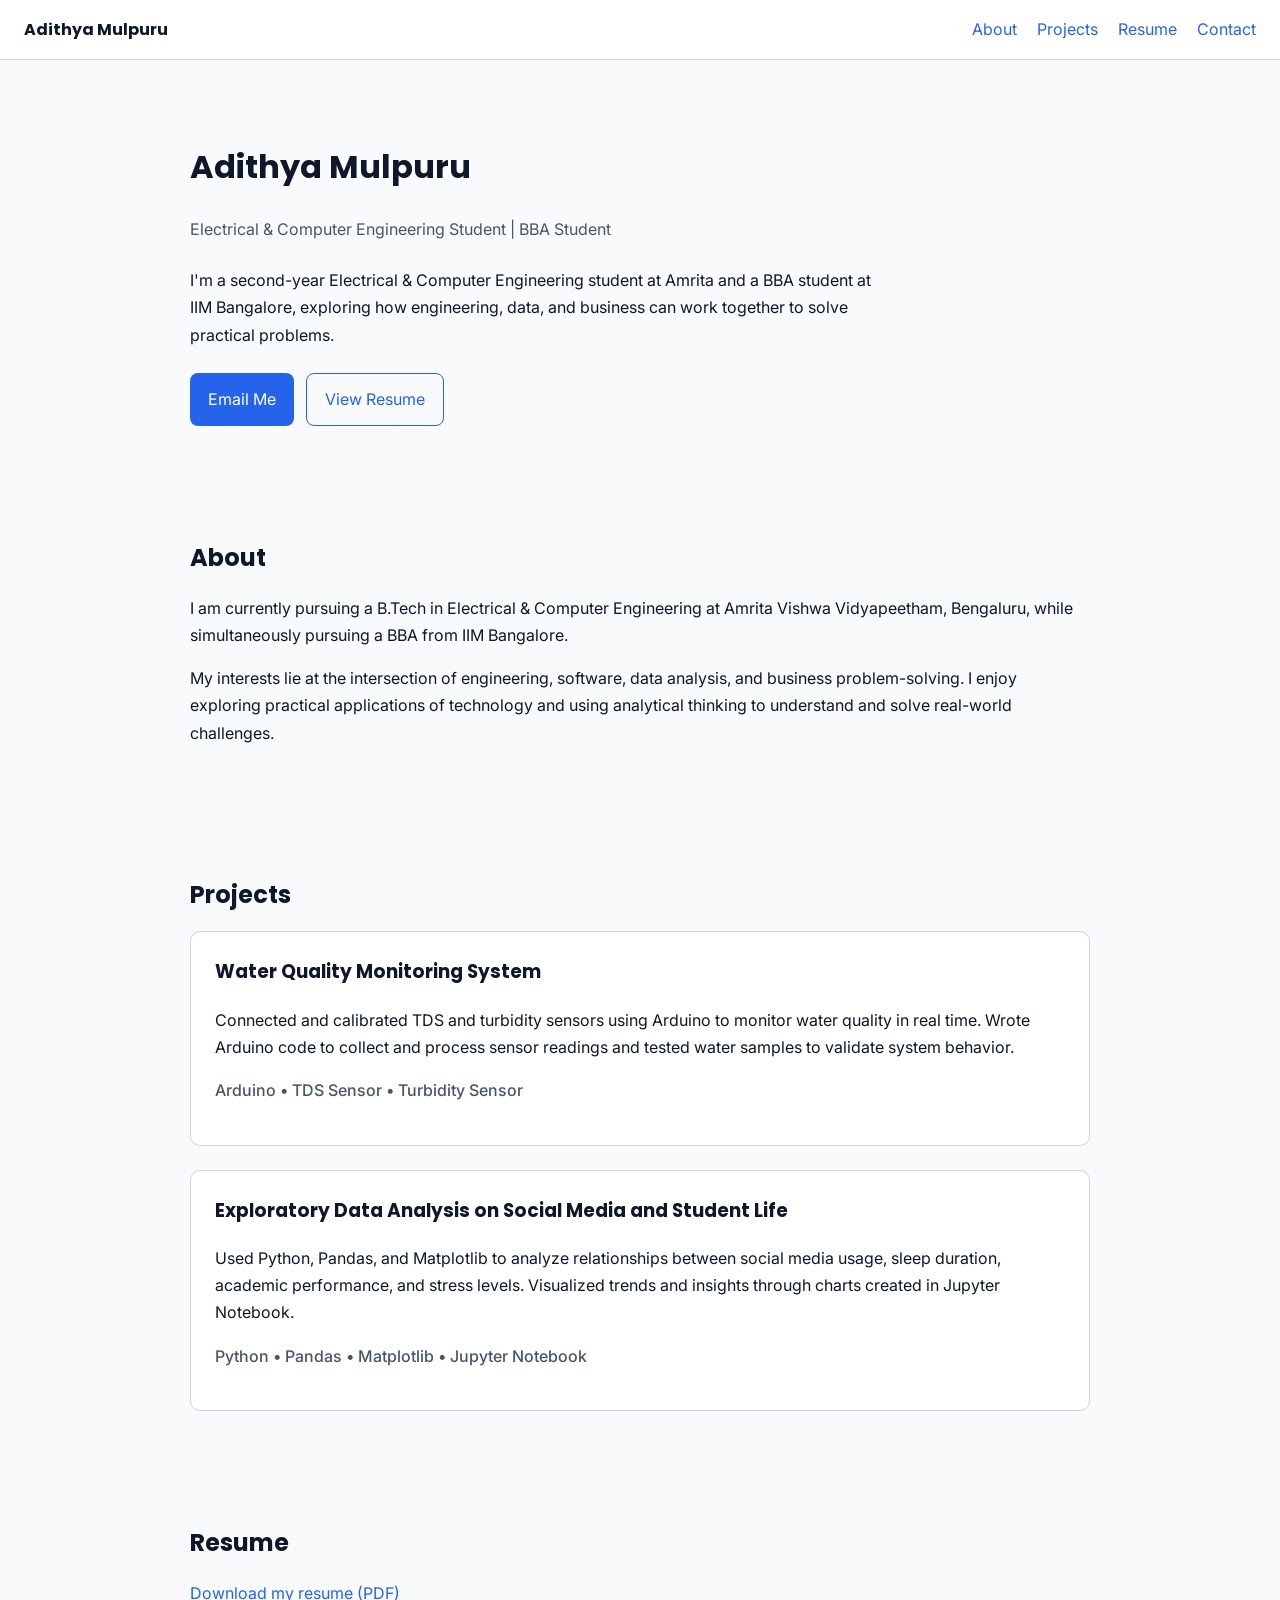
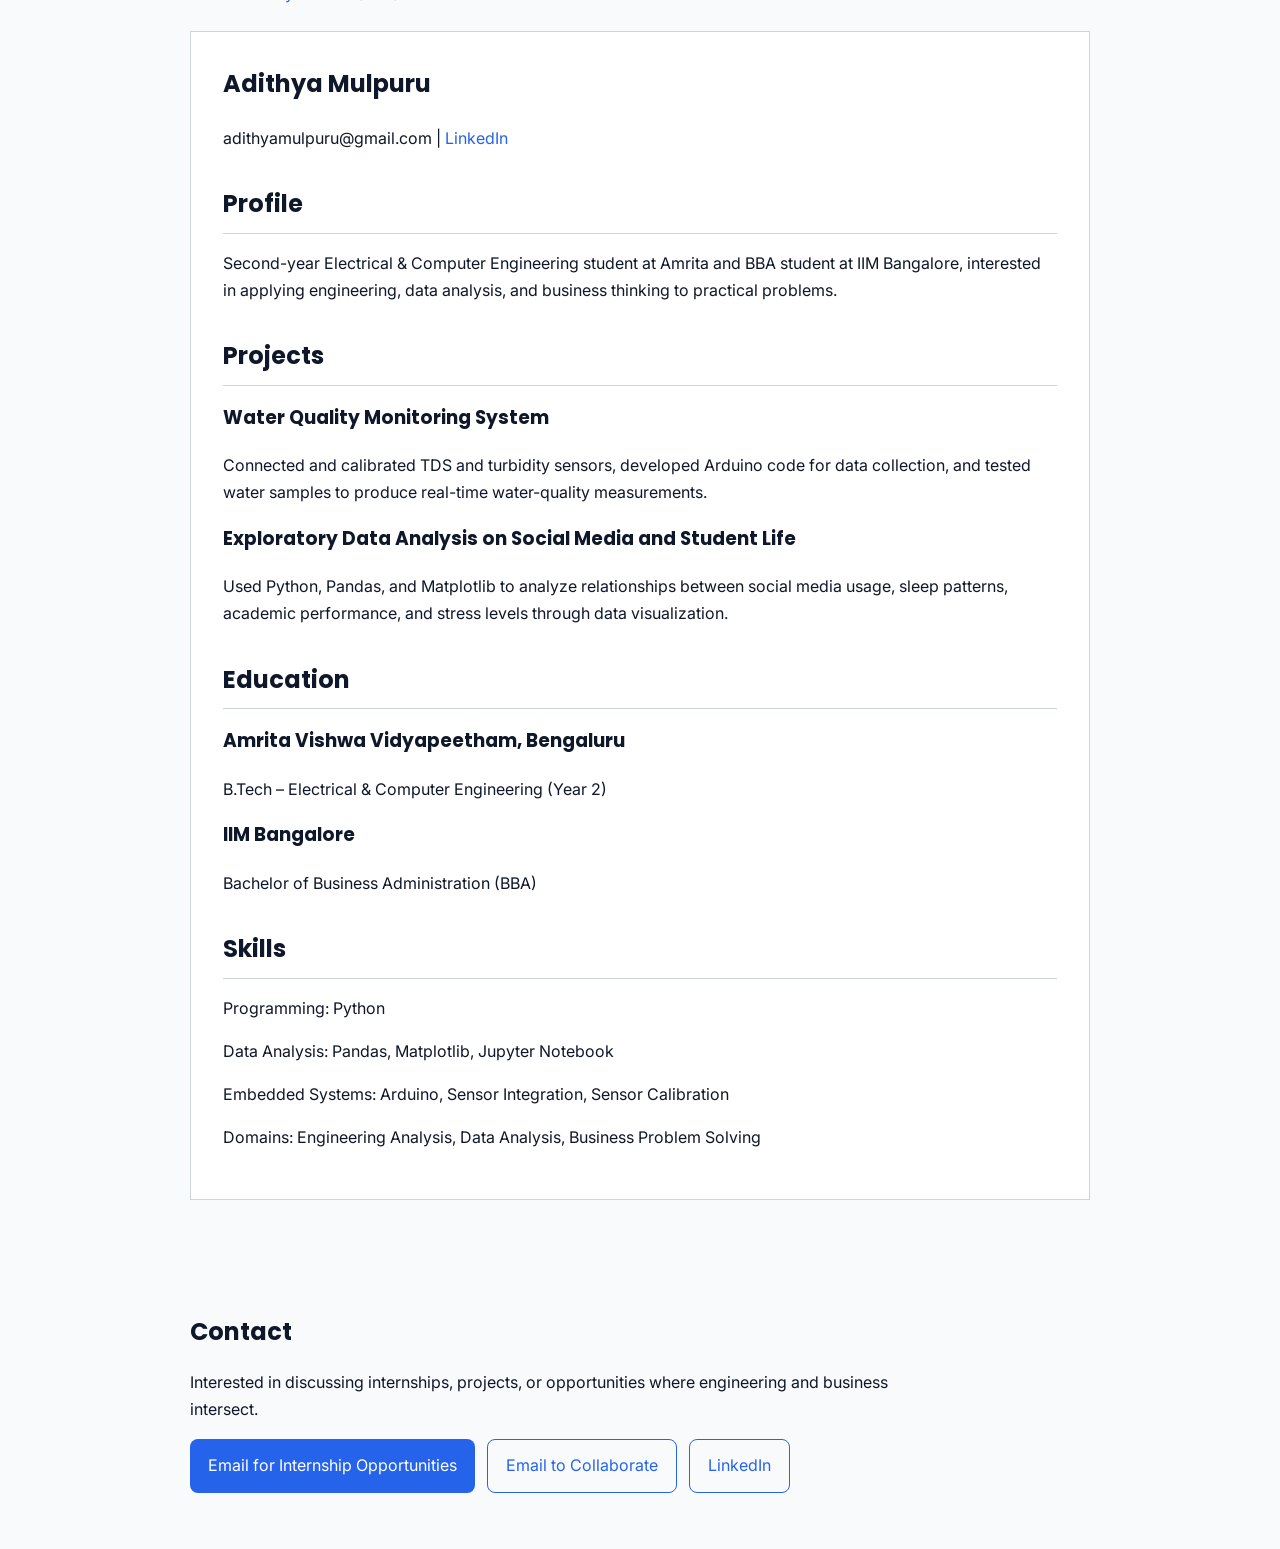
<file: index.html>
<!DOCTYPE html>
<html lang="en">
<head>
    <meta charset="UTF-8">
    <meta name="viewport" content="width=device-width, initial-scale=1.0">
    <title>Adithya Mulpuru | Portfolio</title>
    <link rel="preconnect" href="https://fonts.googleapis.com">
    <link rel="preconnect" href="https://fonts.gstatic.com" crossorigin>
    <link href="https://fonts.googleapis.com/css2?family=Inter:wght@400;500;600&family=Poppins:wght@600;700&display=swap" rel="stylesheet">
    <link rel="stylesheet" href="style.css">
</head>
<body>

    <nav class="navbar">
        <div class="nav-brand">Adithya Mulpuru</div>
        <div class="nav-links">
            <a href="#about" class="nav-link">About</a>
            <a href="#projects" class="nav-link">Projects</a>
            <a href="#resume" class="nav-link">Resume</a>
            <a href="#contact" class="nav-link">Contact</a>
        </div>
    </nav>

    <header id="hero">
        <div class="container">
            <h1>Adithya Mulpuru</h1>
            <p class="subtitle">
                Electrical & Computer Engineering Student | BBA Student
            </p>

            <p class="intro">
                I'm a second-year Electrical & Computer Engineering student at
                Amrita and a BBA student at IIM Bangalore, exploring how
                engineering, data, and business can work together to solve
                practical problems.
            </p>

            <div class="button-group">
                <a class="button" href="mailto:adithyamulpuru@gmail.com?subject=Internship%20Opportunity">
                    Email Me
                </a>

                <a class="button secondary-button" href="#resume">
                    View Resume
                </a>
            </div>
        </div>
    </header>

    <main>

        <section id="about">
            <div class="container">
                <h2>About</h2>

                <p>
                    I am currently pursuing a B.Tech in Electrical &
                    Computer Engineering at Amrita Vishwa Vidyapeetham,
                    Bengaluru, while simultaneously pursuing a BBA from
                    IIM Bangalore.
                </p>

                <p>
                    My interests lie at the intersection of engineering,
                    software, data analysis, and business problem-solving.
                    I enjoy exploring practical applications of technology
                    and using analytical thinking to understand and solve
                    real-world challenges.
                </p>
            </div>
        </section>

        <section id="projects">
            <div class="container">
                <h2>Projects</h2>

                <div class="project-grid">

                    <article class="card">
                        <h3>Water Quality Monitoring System</h3>

                        <p>
                            Connected and calibrated TDS and turbidity sensors
                            using Arduino to monitor water quality in real
                            time. Wrote Arduino code to collect and process
                            sensor readings and tested water samples to
                            validate system behavior.
                        </p>

                        <p class="tech">
                            Arduino • TDS Sensor • Turbidity Sensor
                        </p>
                    </article>

                    <article class="card">
                        <h3>
                            Exploratory Data Analysis on Social Media and
                            Student Life
                        </h3>

                        <p>
                            Used Python, Pandas, and Matplotlib to analyze
                            relationships between social media usage, sleep
                            duration, academic performance, and stress levels.
                            Visualized trends and insights through charts
                            created in Jupyter Notebook.
                        </p>

                        <p class="tech">
                            Python • Pandas • Matplotlib • Jupyter Notebook
                        </p>
                    </article>

                </div>
            </div>
        </section>

        <section id="resume-section">
            <div class="container">

                <h2>Resume</h2>

                <a href="resume.pdf" download class="resume-link">
                    Download my resume (PDF)
                </a>

                <div id="resume">

                    <h1>Adithya Mulpuru</h1>

                    <p>
                        adithyamulpuru@gmail.com |
                        <a href="https://www.linkedin.com/in/adithya-mulpuru-a46491300/">
                            LinkedIn
                        </a>
                    </p>

                    <h2>Profile</h2>
                    <p>
                        Second-year Electrical & Computer Engineering student
                        at Amrita and BBA student at IIM Bangalore, interested
                        in applying engineering, data analysis, and business
                        thinking to practical problems.
                    </p>

                    <h2>Projects</h2>

                    <h3>Water Quality Monitoring System</h3>
                    <p>
                        Connected and calibrated TDS and turbidity sensors,
                        developed Arduino code for data collection, and tested
                        water samples to produce real-time water-quality
                        measurements.
                    </p>

                    <h3>
                        Exploratory Data Analysis on Social Media and Student
                        Life
                    </h3>
                    <p>
                        Used Python, Pandas, and Matplotlib to analyze
                        relationships between social media usage, sleep
                        patterns, academic performance, and stress levels
                        through data visualization.
                    </p>

                    <h2>Education</h2>

                    <h3>Amrita Vishwa Vidyapeetham, Bengaluru</h3>
                    <p>
                        B.Tech – Electrical & Computer Engineering (Year 2)
                    </p>

                    <h3>IIM Bangalore</h3>
                    <p>
                        Bachelor of Business Administration (BBA)
                    </p>

                    <h2>Skills</h2>

                    <p>
                        Programming: Python
                    </p>

                    <p>
                        Data Analysis: Pandas, Matplotlib, Jupyter Notebook
                    </p>

                    <p>
                        Embedded Systems: Arduino, Sensor Integration,
                        Sensor Calibration
                    </p>

                    <p>
                        Domains: Engineering Analysis, Data Analysis,
                        Business Problem Solving
                    </p>

                </div>
            </div>
        </section>

        <section id="contact">
            <div class="container">
                <h2>Contact</h2>

                <p>
                    Interested in discussing internships, projects, or
                    opportunities where engineering and business intersect.
                </p>

                <div class="button-group">

                    <a class="button"
                       href="mailto:adithyamulpuru@gmail.com?subject=Internship%20Opportunity">
                        Email for Internship Opportunities
                    </a>

                    <a class="button secondary-button"
                       href="mailto:adithyamulpuru@gmail.com?subject=Let's%20Collaborate">
                        Email to Collaborate
                    </a>

                    <a class="button secondary-button"
                       href="https://www.linkedin.com/in/adithya-mulpuru-a46491300/"
                       target="_blank">
                        LinkedIn
                    </a>

                </div>
            </div>
        </section>

    </main>

</body>
</html>
</file>
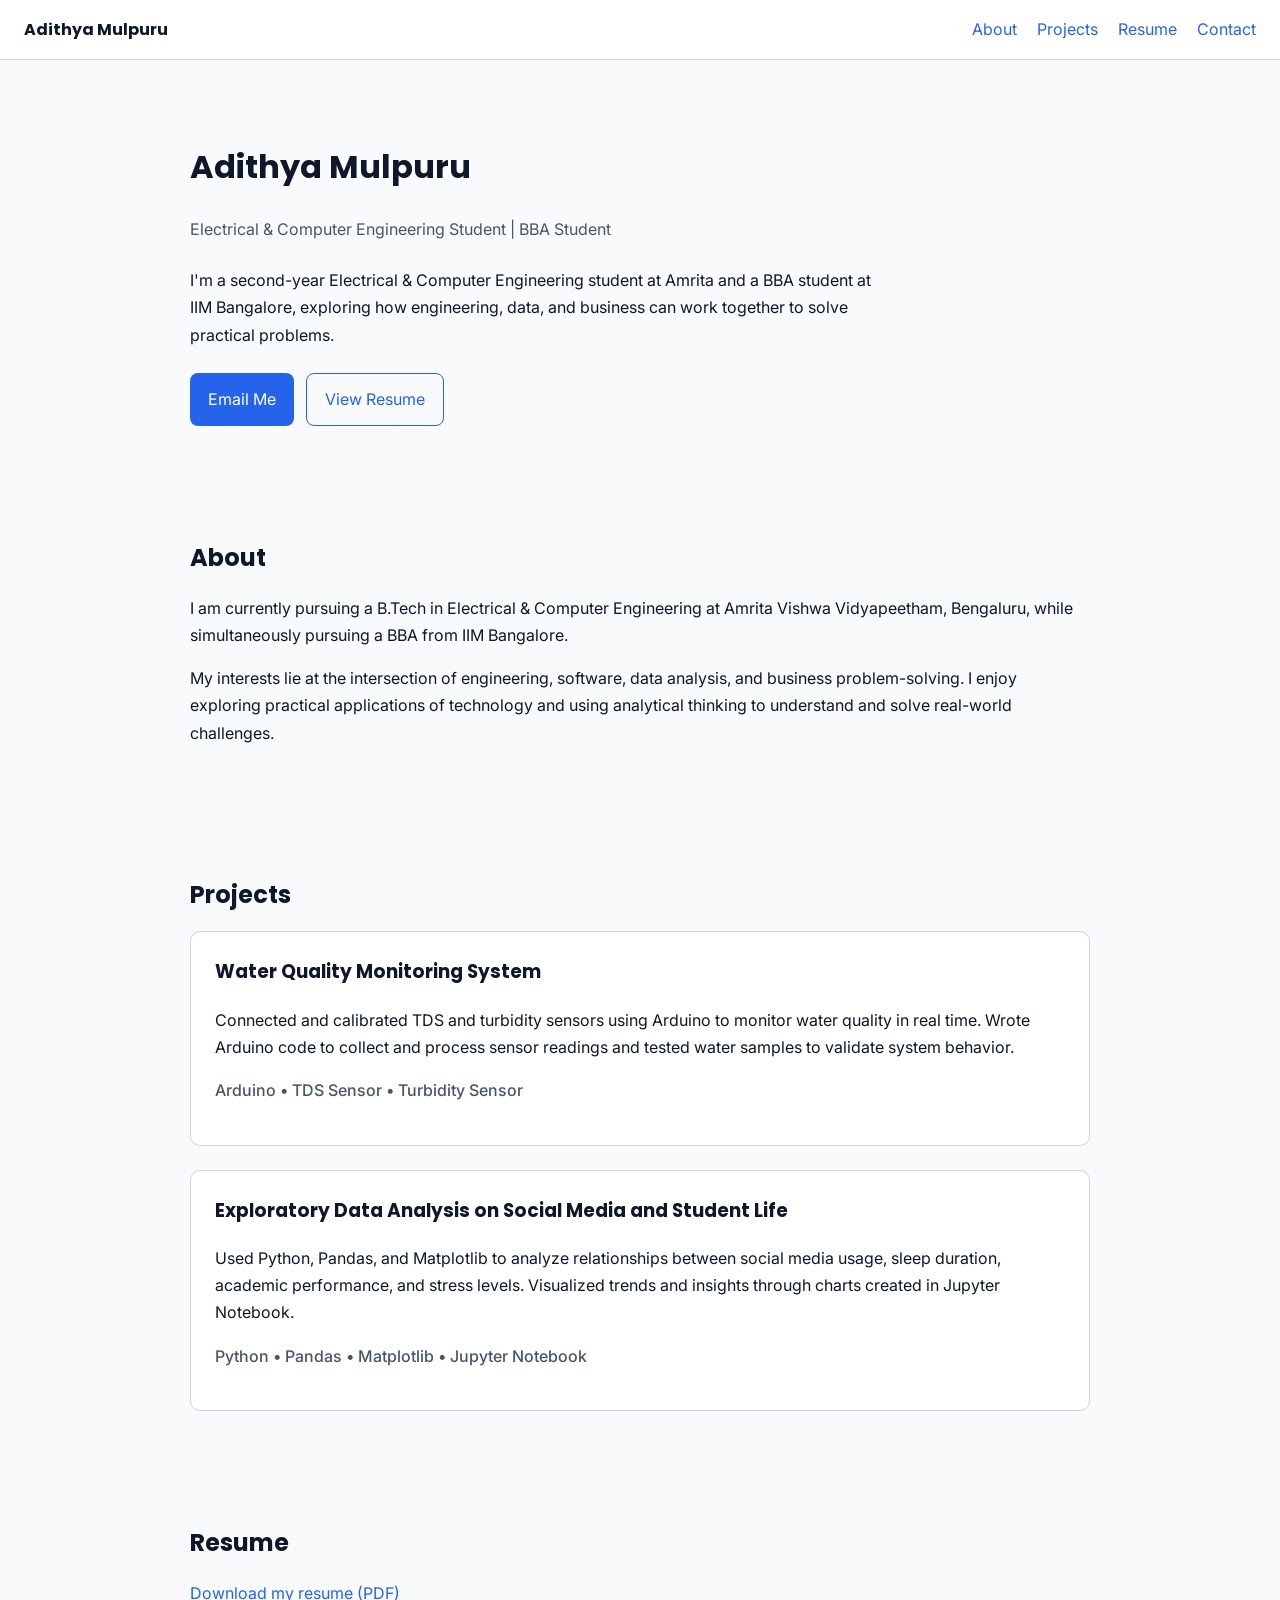
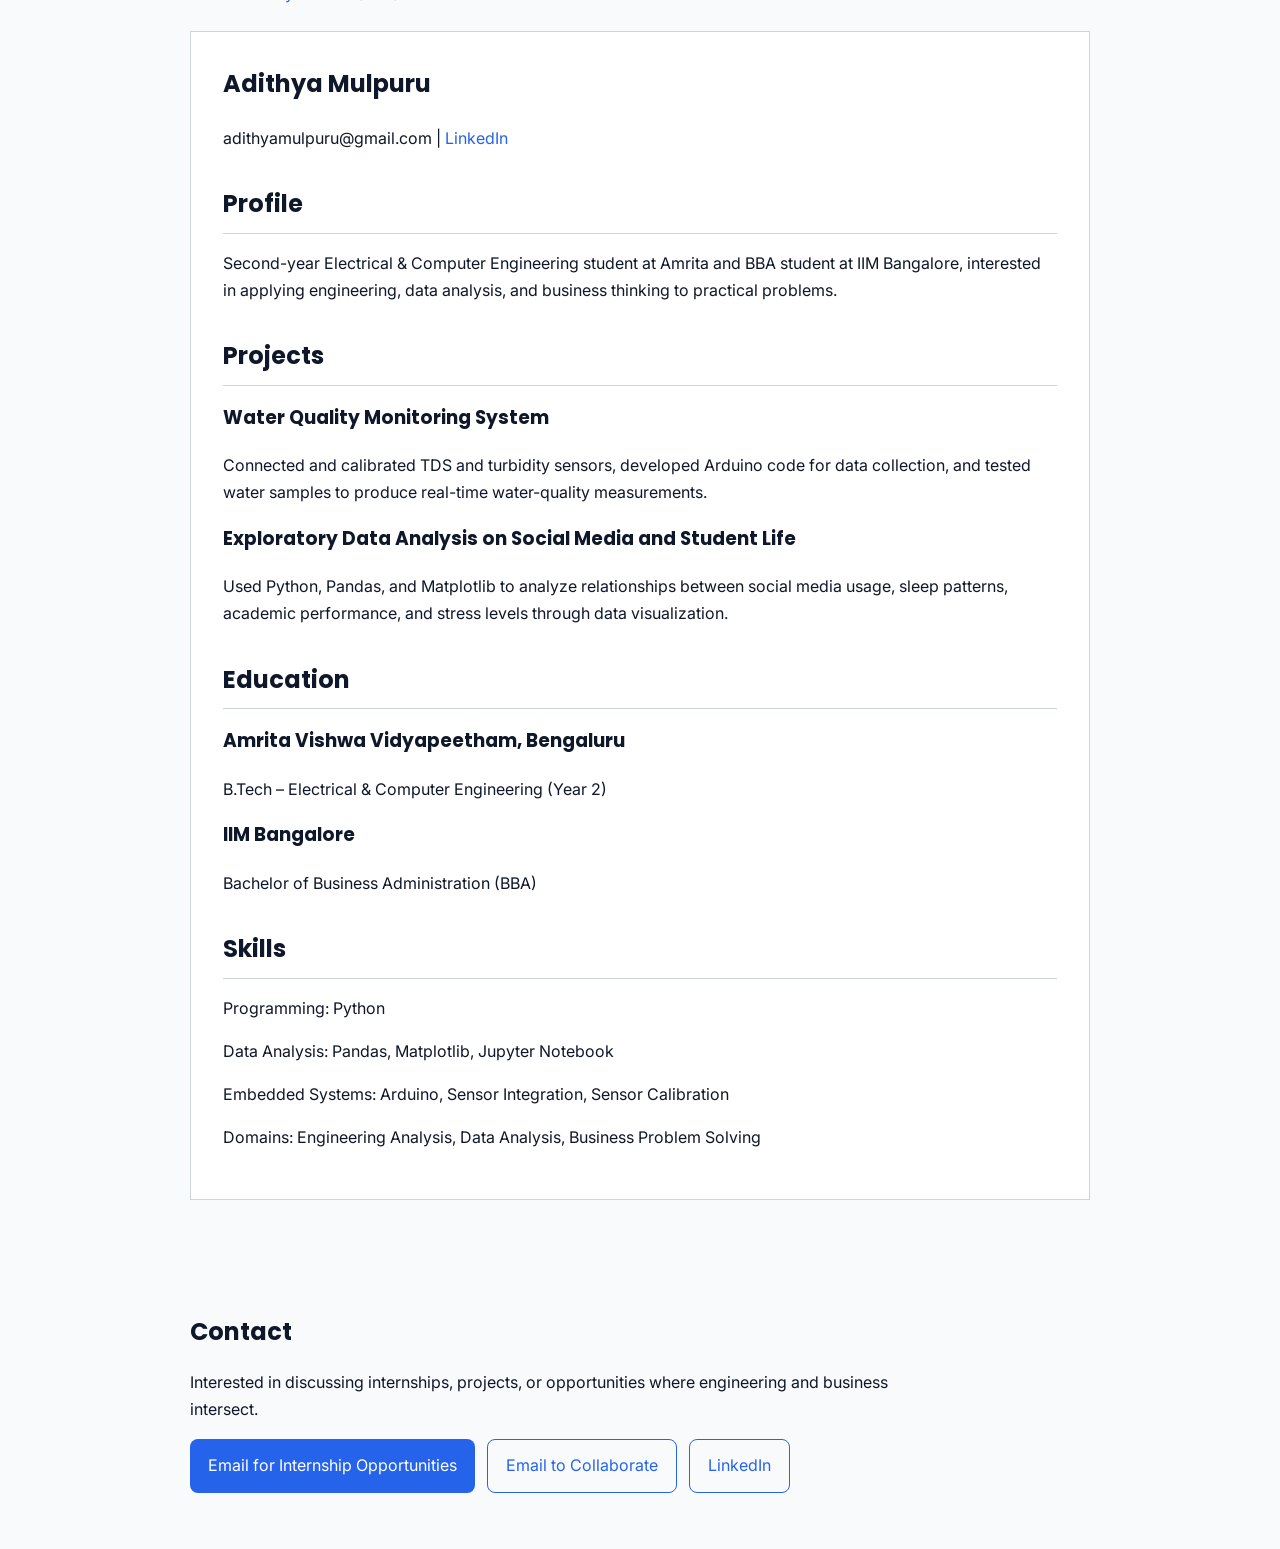
<file: index_aditya.html>
<!DOCTYPE html>
<html lang="en">
<head>
    <meta charset="UTF-8">
    <meta name="viewport" content="width=device-width, initial-scale=1.0">
    <title>Adithya Mulpuru | Portfolio</title>
    <link rel="preconnect" href="https://fonts.googleapis.com">
    <link rel="preconnect" href="https://fonts.gstatic.com" crossorigin>
    <link href="https://fonts.googleapis.com/css2?family=Inter:wght@400;500;600&family=Poppins:wght@600;700&display=swap" rel="stylesheet">
    

<style>
/* Root Variables */
:root {
    --bg: #f8fafc;
    --surface: #ffffff;
    --text: #0f172a;
    --secondary: #475569;
    --border: #cbd5e1;
    --accent: #2563eb;
}

/* Element Selectors */
* {
    box-sizing: border-box;
}

body {
    margin: 0;
    font-family: 'Inter', sans-serif;
    background: var(--bg);
    color: var(--text);
    line-height: 1.7;
}

h1, h2, h3 {
    font-family: 'Poppins', sans-serif;
    margin-top: 0;
}

h2 {
    margin-bottom: 16px;
}

a {
    color: var(--accent);
    text-decoration: none;
}

a:hover {
    text-decoration: underline;
}

section {
    padding: 56px 24px;
}

/* Layout Classes */
.container {
    max-width: 900px;
    margin: 0 auto;
}

.button-group {
    display: flex;
    gap: 12px;
    flex-wrap: wrap;
}

.button {
    background: var(--accent);
    color: #fff;
    padding: 12px 18px;
    border-radius: 8px;
    min-height: 44px;
    display: inline-flex;
    align-items: center;
    transition: background-color 0.2s ease;
}

.button:hover {
    background: #1d4ed8;
    text-decoration: none;
}

.secondary-button {
    background: transparent;
    color: var(--accent);
    border: 1px solid var(--accent);
}

/* Navigation */
.navbar {
    display: flex;
    justify-content: space-between;
    align-items: center;
    padding: 16px 24px;
    background: var(--surface);
    border-bottom: 1px solid var(--border);
    position: sticky;
    top: 0;
}

.nav-brand {
    font-family: 'Poppins', sans-serif;
    font-weight: 700;
}

.nav-links {
    display: flex;
    gap: 20px;
}

/* Hero */
#hero {
    padding: 80px 24px 56px;
}

.subtitle {
    color: var(--secondary);
    margin-bottom: 24px;
}

.intro {
    max-width: 70ch;
    margin-bottom: 24px;
}

/* Cards */
.project-grid {
    display: grid;
    gap: 24px;
}

.card {
    background: var(--surface);
    border: 1px solid var(--border);
    padding: 24px;
    border-radius: 10px;
}

.tech {
    color: var(--secondary);
    font-weight: 500;
}

/* Resume */
.resume-link {
    display: inline-block;
    margin-bottom: 24px;
}

#resume {
    background: var(--surface);
    border: 1px solid var(--border);
    padding: 32px;
}

#resume h2 {
    border-bottom: 1px solid var(--border);
    padding-bottom: 8px;
    margin-top: 32px;
}

/* Contact */
#contact p {
    max-width: 70ch;
}

/* Accessibility */
a:focus,
.button:focus {
    outline: 3px solid var(--accent);
    outline-offset: 2px;
}

/* Mobile */
@media (max-width: 700px) {
    .navbar,
    .nav-links {
        flex-direction: column;
        gap: 12px;
    }

    section {
        padding: 40px 16px;
    }

    #resume {
        padding: 20px;
    }
}

/* Reduced Motion */
@media (prefers-reduced-motion: reduce) {
    * {
        transition: none !important;
    }
}

/* Print Resume */
@media print {

    body {
        background: #fff;
        color: #000;
    }

    nav,
    #hero,
    #about,
    #projects,
    #contact,
    .resume-link {
        display: none;
    }

    #resume-section,
    #resume {
        display: block;
        border: none;
        padding: 0;
        margin: 0;
        background: #fff;
    }
}
</style>
</head>
<body>

    <nav class="navbar">
        <div class="nav-brand">Adithya Mulpuru</div>
        <div class="nav-links">
            <a href="#about" class="nav-link">About</a>
            <a href="#projects" class="nav-link">Projects</a>
            <a href="#resume" class="nav-link">Resume</a>
            <a href="#contact" class="nav-link">Contact</a>
        </div>
    </nav>

    <header id="hero">
        <div class="container">
            <h1>Adithya Mulpuru</h1>
            <p class="subtitle">
                Electrical & Computer Engineering Student | BBA Student
            </p>

            <p class="intro">
                I'm a second-year Electrical & Computer Engineering student at
                Amrita and a BBA student at IIM Bangalore, exploring how
                engineering, data, and business can work together to solve
                practical problems.
            </p>

            <div class="button-group">
                <a class="button" href="mailto:adithyamulpuru@gmail.com?subject=Internship%20Opportunity">
                    Email Me
                </a>

                <a class="button secondary-button" href="#resume">
                    View Resume
                </a>
            </div>
        </div>
    </header>

    <main>

        <section id="about">
            <div class="container">
                <h2>About</h2>

                <p>
                    I am currently pursuing a B.Tech in Electrical &
                    Computer Engineering at Amrita Vishwa Vidyapeetham,
                    Bengaluru, while simultaneously pursuing a BBA from
                    IIM Bangalore.
                </p>

                <p>
                    My interests lie at the intersection of engineering,
                    software, data analysis, and business problem-solving.
                    I enjoy exploring practical applications of technology
                    and using analytical thinking to understand and solve
                    real-world challenges.
                </p>
            </div>
        </section>

        <section id="projects">
            <div class="container">
                <h2>Projects</h2>

                <div class="project-grid">

                    <article class="card">
                        <h3>Water Quality Monitoring System</h3>

                        <p>
                            Connected and calibrated TDS and turbidity sensors
                            using Arduino to monitor water quality in real
                            time. Wrote Arduino code to collect and process
                            sensor readings and tested water samples to
                            validate system behavior.
                        </p>

                        <p class="tech">
                            Arduino • TDS Sensor • Turbidity Sensor
                        </p>
                    </article>

                    <article class="card">
                        <h3>
                            Exploratory Data Analysis on Social Media and
                            Student Life
                        </h3>

                        <p>
                            Used Python, Pandas, and Matplotlib to analyze
                            relationships between social media usage, sleep
                            duration, academic performance, and stress levels.
                            Visualized trends and insights through charts
                            created in Jupyter Notebook.
                        </p>

                        <p class="tech">
                            Python • Pandas • Matplotlib • Jupyter Notebook
                        </p>
                    </article>

                </div>
            </div>
        </section>

        <section id="resume-section">
            <div class="container">

                <h2>Resume</h2>

                <a href="resume.pdf" download class="resume-link">
                    Download my resume (PDF)
                </a>

                <div id="resume">

                    <h1>Adithya Mulpuru</h1>

                    <p>
                        adithyamulpuru@gmail.com |
                        <a href="https://www.linkedin.com/in/adithya-mulpuru-a46491300/">
                            LinkedIn
                        </a>
                    </p>

                    <h2>Profile</h2>
                    <p>
                        Second-year Electrical & Computer Engineering student
                        at Amrita and BBA student at IIM Bangalore, interested
                        in applying engineering, data analysis, and business
                        thinking to practical problems.
                    </p>

                    <h2>Projects</h2>

                    <h3>Water Quality Monitoring System</h3>
                    <p>
                        Connected and calibrated TDS and turbidity sensors,
                        developed Arduino code for data collection, and tested
                        water samples to produce real-time water-quality
                        measurements.
                    </p>

                    <h3>
                        Exploratory Data Analysis on Social Media and Student
                        Life
                    </h3>
                    <p>
                        Used Python, Pandas, and Matplotlib to analyze
                        relationships between social media usage, sleep
                        patterns, academic performance, and stress levels
                        through data visualization.
                    </p>

                    <h2>Education</h2>

                    <h3>Amrita Vishwa Vidyapeetham, Bengaluru</h3>
                    <p>
                        B.Tech – Electrical & Computer Engineering (Year 2)
                    </p>

                    <h3>IIM Bangalore</h3>
                    <p>
                        Bachelor of Business Administration (BBA)
                    </p>

                    <h2>Skills</h2>

                    <p>
                        Programming: Python
                    </p>

                    <p>
                        Data Analysis: Pandas, Matplotlib, Jupyter Notebook
                    </p>

                    <p>
                        Embedded Systems: Arduino, Sensor Integration,
                        Sensor Calibration
                    </p>

                    <p>
                        Domains: Engineering Analysis, Data Analysis,
                        Business Problem Solving
                    </p>

                </div>
            </div>
        </section>

        <section id="contact">
            <div class="container">
                <h2>Contact</h2>

                <p>
                    Interested in discussing internships, projects, or
                    opportunities where engineering and business intersect.
                </p>

                <div class="button-group">

                    <a class="button"
                       href="mailto:adithyamulpuru@gmail.com?subject=Internship%20Opportunity">
                        Email for Internship Opportunities
                    </a>

                    <a class="button secondary-button"
                       href="mailto:adithyamulpuru@gmail.com?subject=Let's%20Collaborate">
                        Email to Collaborate
                    </a>

                    <a class="button secondary-button"
                       href="https://www.linkedin.com/in/adithya-mulpuru-a46491300/"
                       target="_blank">
                        LinkedIn
                    </a>

                </div>
            </div>
        </section>

    </main>

</body>
</html>
</file>
<file: style.css>
/* Root Variables */
:root {
    --bg: #f8fafc;
    --surface: #ffffff;
    --text: #0f172a;
    --secondary: #475569;
    --border: #cbd5e1;
    --accent: #2563eb;
}

/* Element Selectors */
* {
    box-sizing: border-box;
}

body {
    margin: 0;
    font-family: 'Inter', sans-serif;
    background: var(--bg);
    color: var(--text);
    line-height: 1.7;
}

h1, h2, h3 {
    font-family: 'Poppins', sans-serif;
    margin-top: 0;
}

h2 {
    margin-bottom: 16px;
}

a {
    color: var(--accent);
    text-decoration: none;
}

a:hover {
    text-decoration: underline;
}

section {
    padding: 56px 24px;
}

/* Layout Classes */
.container {
    max-width: 900px;
    margin: 0 auto;
}

.button-group {
    display: flex;
    gap: 12px;
    flex-wrap: wrap;
}

.button {
    background: var(--accent);
    color: #fff;
    padding: 12px 18px;
    border-radius: 8px;
    min-height: 44px;
    display: inline-flex;
    align-items: center;
    transition: background-color 0.2s ease;
}

.button:hover {
    background: #1d4ed8;
    text-decoration: none;
}

.secondary-button {
    background: transparent;
    color: var(--accent);
    border: 1px solid var(--accent);
}

/* Navigation */
.navbar {
    display: flex;
    justify-content: space-between;
    align-items: center;
    padding: 16px 24px;
    background: var(--surface);
    border-bottom: 1px solid var(--border);
    position: sticky;
    top: 0;
}

.nav-brand {
    font-family: 'Poppins', sans-serif;
    font-weight: 700;
}

.nav-links {
    display: flex;
    gap: 20px;
}

/* Hero */
#hero {
    padding: 80px 24px 56px;
}

.subtitle {
    color: var(--secondary);
    margin-bottom: 24px;
}

.intro {
    max-width: 70ch;
    margin-bottom: 24px;
}

/* Cards */
.project-grid {
    display: grid;
    gap: 24px;
}

.card {
    background: var(--surface);
    border: 1px solid var(--border);
    padding: 24px;
    border-radius: 10px;
}

.tech {
    color: var(--secondary);
    font-weight: 500;
}

/* Resume */
.resume-link {
    display: inline-block;
    margin-bottom: 24px;
}

#resume {
    background: var(--surface);
    border: 1px solid var(--border);
    padding: 32px;
}

#resume h2 {
    border-bottom: 1px solid var(--border);
    padding-bottom: 8px;
    margin-top: 32px;
}

/* Contact */
#contact p {
    max-width: 70ch;
}

/* Accessibility */
a:focus,
.button:focus {
    outline: 3px solid var(--accent);
    outline-offset: 2px;
}

/* Mobile */
@media (max-width: 700px) {
    .navbar,
    .nav-links {
        flex-direction: column;
        gap: 12px;
    }

    section {
        padding: 40px 16px;
    }

    #resume {
        padding: 20px;
    }
}

/* Reduced Motion */
@media (prefers-reduced-motion: reduce) {
    * {
        transition: none !important;
    }
}

/* Print Resume */
@media print {

    body {
        background: #fff;
        color: #000;
    }

    nav,
    #hero,
    #about,
    #projects,
    #contact,
    .resume-link {
        display: none;
    }

    #resume-section,
    #resume {
        display: block;
        border: none;
        padding: 0;
        margin: 0;
        background: #fff;
    }
}
</file>
